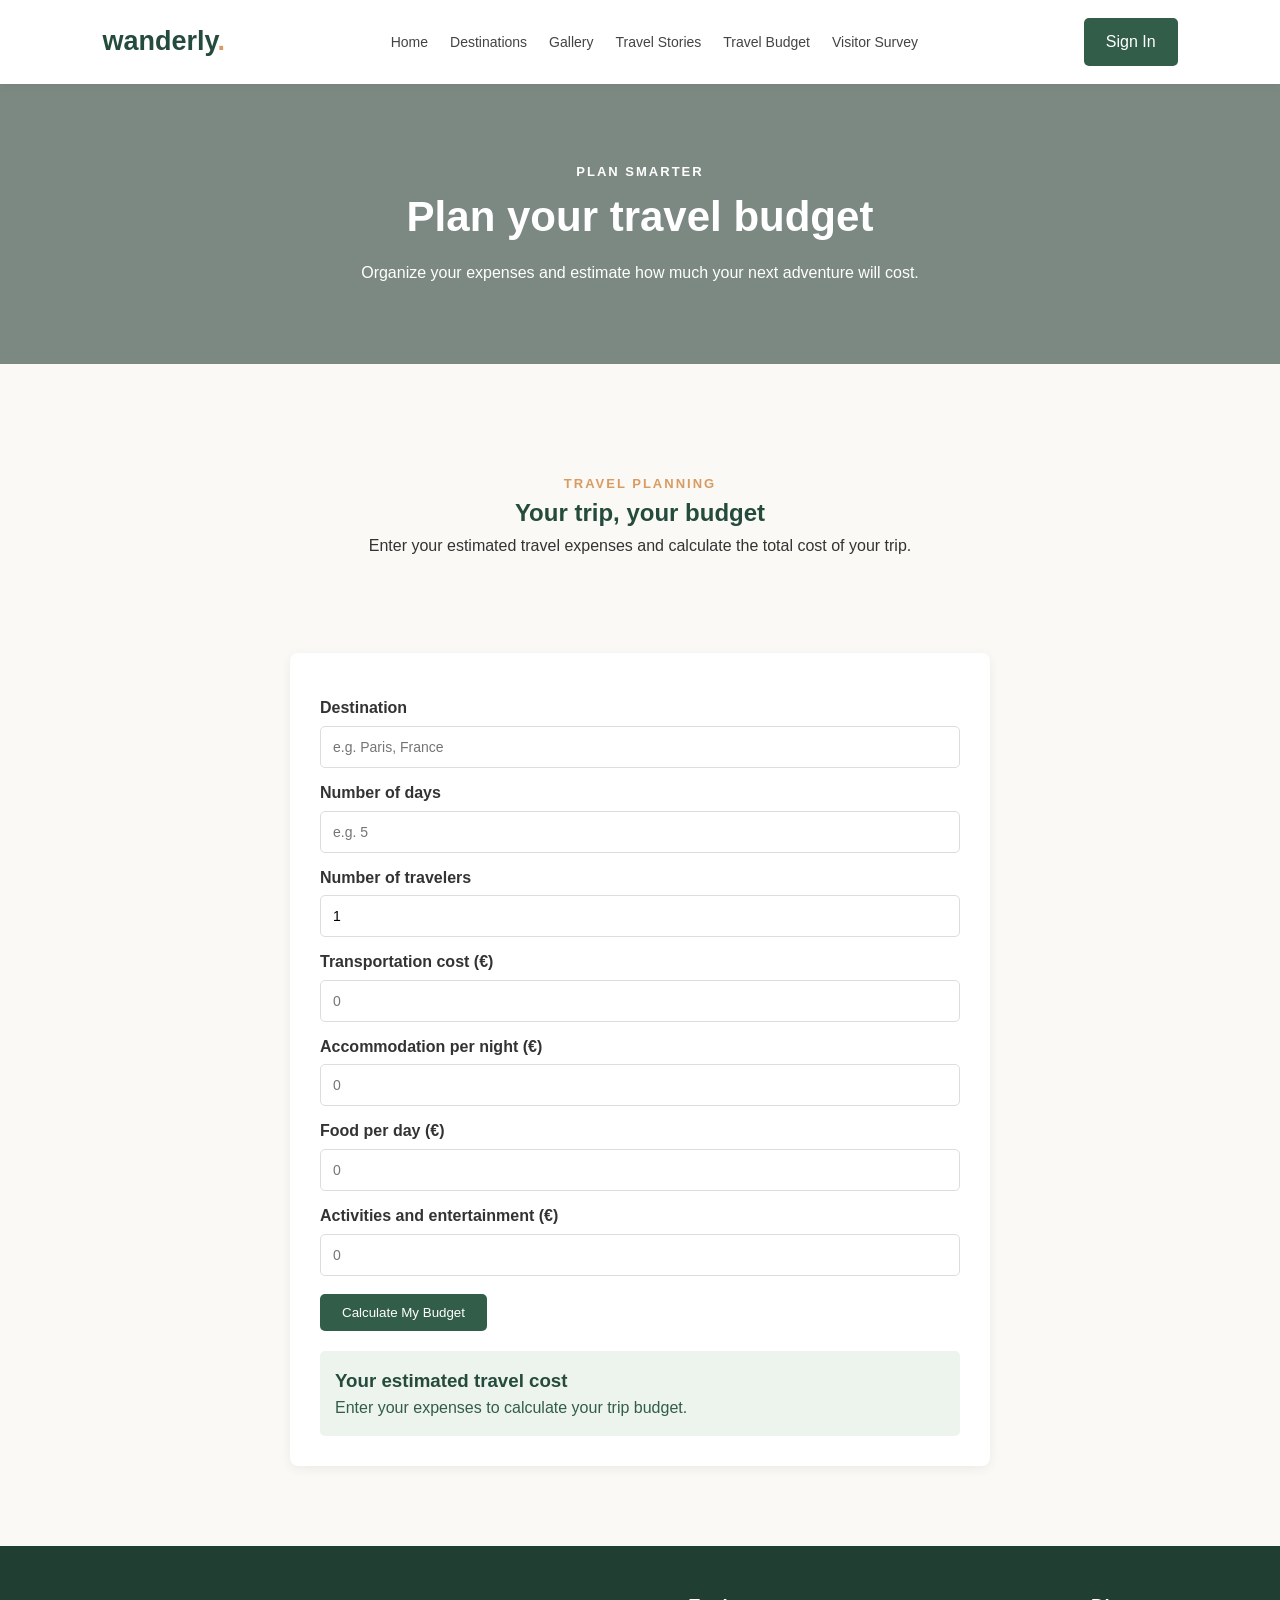
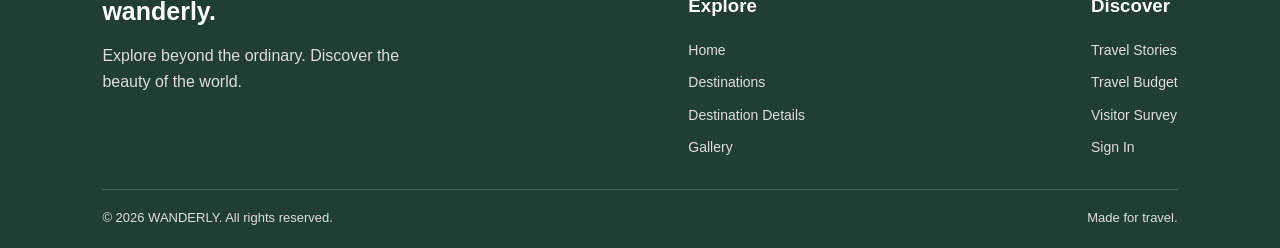
<file: budget.html>
<!DOCTYPE html>
<html lang="en">

<head>
    <meta charset="UTF-8">
    <meta name="viewport" content="width=device-width, initial-scale=1.0">
    <title>Travel Budget | Wanderly</title>
    <link rel="stylesheet" href="style.css">
</head>

<body>

    <header class="site-header">
        <nav class="navbar">
            <a href="index.html" class="logo">wanderly<span>.</span></a>

            <ul class="nav-links" id="navLinks">
                <li><a href="index.html">Home</a></li>
                <li><a href="destinations.html">Destinations</a></li>
                <li><a href="gallery.html">Gallery</a></li>
                <li><a href="blog.html">Travel Stories</a></li>
                <li><a href="budget.html">Travel Budget</a></li>
                <li><a href="survey.html">Visitor Survey</a></li>
            </ul>

            <a href="login.html" class="nav-button">Sign In</a>
            <button class="menu-button" id="menuButton" type="button">☰</button>
        </nav>
    </header>

    <section class="page-hero">
        <div class="page-hero-content">
            <p class="section-label">PLAN SMARTER</p>
            <h1>Plan your travel budget</h1>
            <p>Organize your expenses and estimate how much your next adventure will cost.</p>
        </div>
    </section>

    <main class="budget-page">

        <section class="budget-intro">
            <p class="section-label">TRAVEL PLANNING</p>
            <h2>Your trip, your budget</h2>
            <p>
                Enter your estimated travel expenses and calculate
                the total cost of your trip.
            </p>
        </section>

        <section class="form-container">

            <form id="budgetForm">

                <div class="form-group">
                    <label for="tripDestination">Destination</label>
                    <input type="text" id="tripDestination"
                        placeholder="e.g. Paris, France" required>
                </div>

                <div class="form-group">
                    <label for="tripDays">Number of days</label>
                    <input type="number" id="tripDays"
                        min="1" max="365" placeholder="e.g. 5" required>
                </div>

                <div class="form-group">
                    <label for="travelers">Number of travelers</label>
                    <input type="number" id="travelers"
                        min="1" max="50" value="1" required>
                </div>

                <div class="form-group">
                    <label for="transportCost">Transportation cost (€)</label>
                    <input type="number" id="transportCost"
                        min="0" step="0.01" placeholder="0" required>
                </div>

                <div class="form-group">
                    <label for="accommodationCost">Accommodation per night (€)</label>
                    <input type="number" id="accommodationCost"
                        min="0" step="0.01" placeholder="0" required>
                </div>

                <div class="form-group">
                    <label for="foodCost">Food per day (€)</label>
                    <input type="number" id="foodCost"
                        min="0" step="0.01" placeholder="0" required>
                </div>

                <div class="form-group">
                    <label for="activitiesCost">Activities and entertainment (€)</label>
                    <input type="number" id="activitiesCost"
                        min="0" step="0.01" placeholder="0" required>
                </div>

                <button type="submit" class="form-button">
                    Calculate My Budget
                </button>

            </form>

            <div id="budgetResult" class="result-box" aria-live="polite">
                <h3>Your estimated travel cost</h3>
                <p>Enter your expenses to calculate your trip budget.</p>
            </div>

        </section>

    </main>

    <footer class="footer">
        <div class="footer-content">

            <div class="footer-about">
                <a href="index.html" class="footer-logo">wanderly.</a>
                <p>Explore beyond the ordinary. Discover the beauty of the world.</p>
            </div>

            <div class="footer-links">
                <h3>Explore</h3>
                <a href="index.html">Home</a>
                <a href="destinations.html">Destinations</a>
                <a href="destination-details.html">Destination Details</a>
                <a href="gallery.html">Gallery</a>
            </div>

            <div class="footer-links">
                <h3>Discover</h3>
                <a href="blog.html">Travel Stories</a>
                <a href="budget.html">Travel Budget</a>
                <a href="survey.html">Visitor Survey</a>
                <a href="login.html">Sign In</a>
            </div>

        </div>

        <div class="footer-bottom">
            <p>© 2026 WANDERLY. All rights reserved.</p>
            <p>Made for travel.</p>
        </div>
    </footer>

    <script src="main.js"></script>

</body>
</html>
</file>
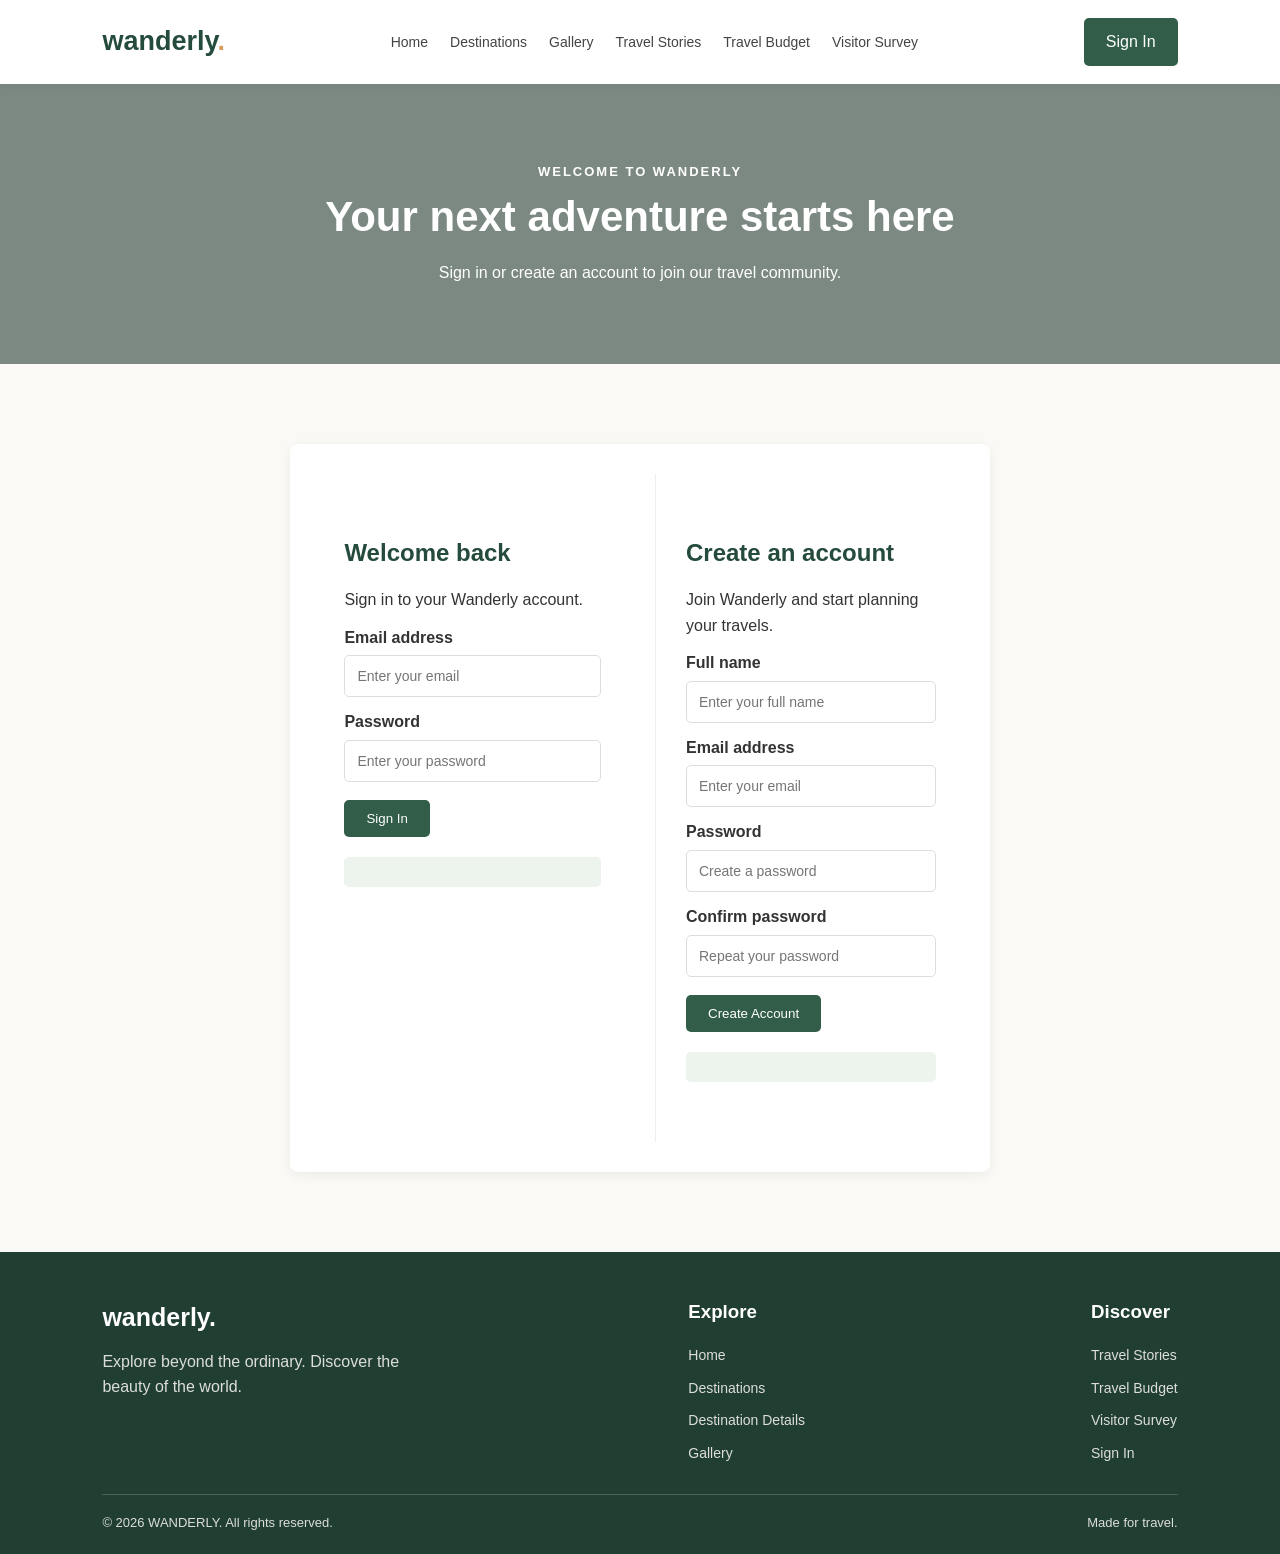
<file: login.html>
<!DOCTYPE html>
<html lang="en">

<head>
    <meta charset="UTF-8">
    <meta name="viewport" content="width=device-width, initial-scale=1.0">
    <title>Sign In | Wanderly</title>
    <link rel="stylesheet" href="style.css">
</head>

<body>

    <header class="site-header">
        <nav class="navbar">
            <a href="index.html" class="logo">wanderly<span>.</span></a>

            <ul class="nav-links" id="navLinks">
                <li><a href="index.html">Home</a></li>
                <li><a href="destinations.html">Destinations</a></li>
                <li><a href="gallery.html">Gallery</a></li>
                <li><a href="blog.html">Travel Stories</a></li>
                <li><a href="budget.html">Travel Budget</a></li>
                <li><a href="survey.html">Visitor Survey</a></li>
            </ul>

            <a href="login.html" class="nav-button">Sign In</a>
            <button class="menu-button" id="menuButton" type="button">☰</button>
        </nav>
    </header>

    <section class="page-hero">
        <div class="page-hero-content">
            <p class="section-label">WELCOME TO WANDERLY</p>
            <h1>Your next adventure starts here</h1>
            <p>Sign in or create an account to join our travel community.</p>
        </div>
    </section>

    <main class="login-page">

        <div class="login-container">

            <section class="login-form">

                <h2>Welcome back</h2>
                <p>Sign in to your Wanderly account.</p>

                <form id="loginForm">

                    <div class="form-group">
                        <label for="loginEmail">Email address</label>
                        <input type="email" id="loginEmail"
                            placeholder="Enter your email" required>
                    </div>

                    <div class="form-group">
                        <label for="loginPassword">Password</label>
                        <input type="password" id="loginPassword"
                            placeholder="Enter your password" minlength="6" required>
                    </div>

                    <button type="submit" class="form-button">
                        Sign In
                    </button>

                </form>

                <div id="loginMessage" class="form-message" aria-live="polite"></div>

            </section>

            <section class="login-form register-form">

                <h2>Create an account</h2>
                <p>Join Wanderly and start planning your travels.</p>

                <form id="registerForm">

                    <div class="form-group">
                        <label for="registerName">Full name</label>
                        <input type="text" id="registerName"
                            placeholder="Enter your full name" required>
                    </div>

                    <div class="form-group">
                        <label for="registerEmail">Email address</label>
                        <input type="email" id="registerEmail"
                            placeholder="Enter your email" required>
                    </div>

                    <div class="form-group">
                        <label for="registerPassword">Password</label>
                        <input type="password" id="registerPassword"
                            placeholder="Create a password" minlength="6" required>
                    </div>

                    <div class="form-group">
                        <label for="confirmPassword">Confirm password</label>
                        <input type="password" id="confirmPassword"
                            placeholder="Repeat your password" minlength="6" required>
                    </div>

                    <button type="submit" class="form-button">
                        Create Account
                    </button>

                </form>

                <div id="registerMessage" class="form-message" aria-live="polite"></div>

            </section>

        </div>

    </main>

    <footer class="footer">
        <div class="footer-content">

            <div class="footer-about">
                <a href="index.html" class="footer-logo">wanderly.</a>
                <p>Explore beyond the ordinary. Discover the beauty of the world.</p>
            </div>

            <div class="footer-links">
                <h3>Explore</h3>
                <a href="index.html">Home</a>
                <a href="destinations.html">Destinations</a>
                <a href="destination-details.html">Destination Details</a>
                <a href="gallery.html">Gallery</a>
            </div>

            <div class="footer-links">
                <h3>Discover</h3>
                <a href="blog.html">Travel Stories</a>
                <a href="budget.html">Travel Budget</a>
                <a href="survey.html">Visitor Survey</a>
                <a href="login.html">Sign In</a>
            </div>

        </div>

        <div class="footer-bottom">
            <p>© 2026 WANDERLY. All rights reserved.</p>
            <p>Made for travel.</p>
        </div>
    </footer>

    <script src="main.js"></script>

</body>
</html>
</file>
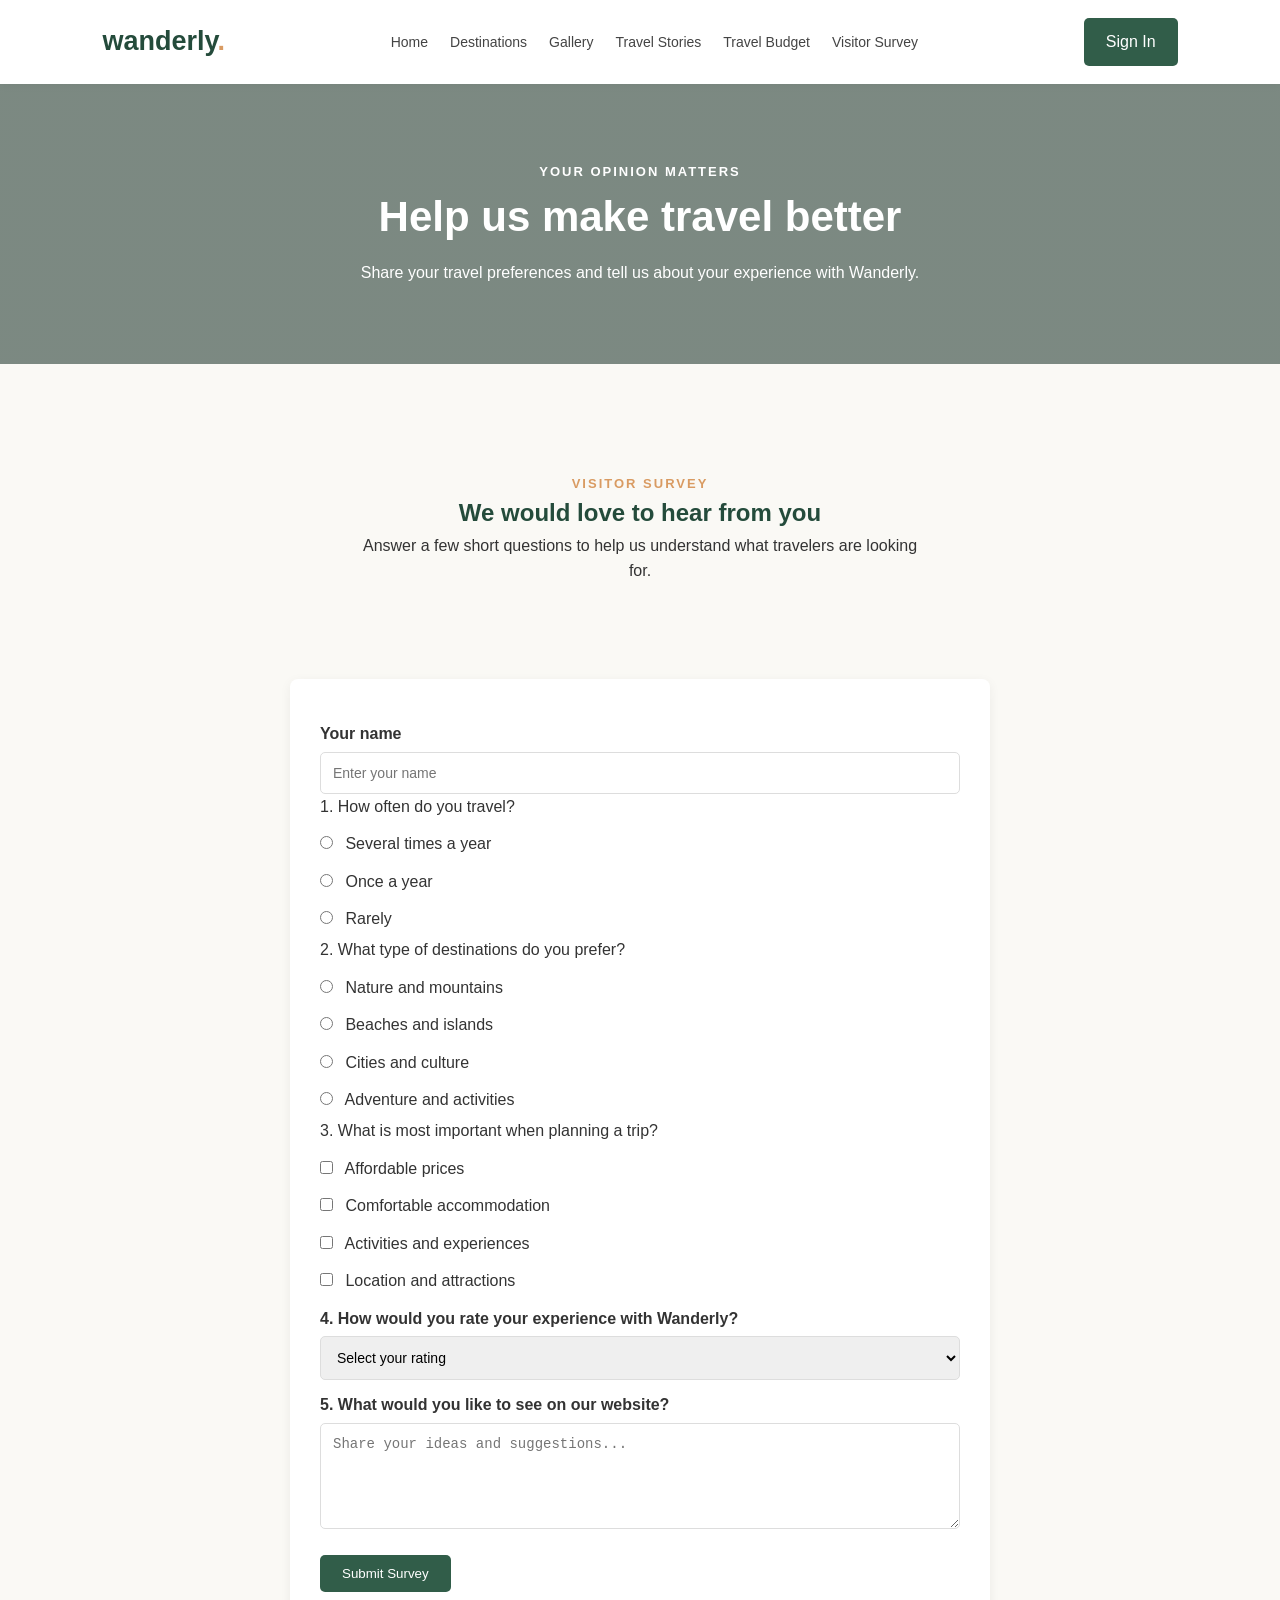
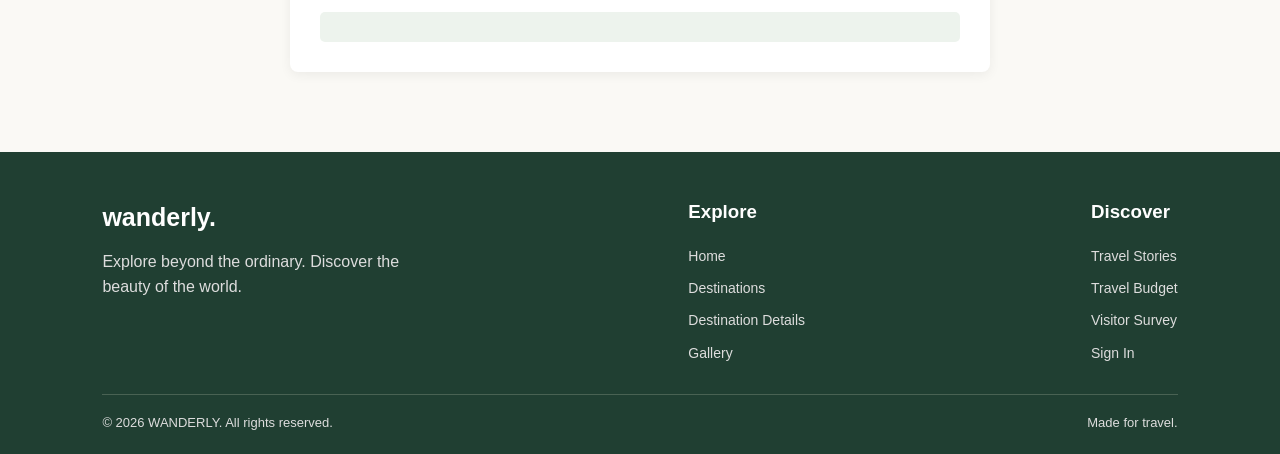
<file: survey.html>
<!DOCTYPE html>
<html lang="en">

<head>
    <meta charset="UTF-8">
    <meta name="viewport" content="width=device-width, initial-scale=1.0">
    <title>Visitor Survey | Wanderly</title>
    <link rel="stylesheet" href="style.css">
</head>

<body>

    <header class="site-header">
        <nav class="navbar">
            <a href="index.html" class="logo">wanderly<span>.</span></a>

            <ul class="nav-links" id="navLinks">
                <li><a href="index.html">Home</a></li>
                <li><a href="destinations.html">Destinations</a></li>
                <li><a href="gallery.html">Gallery</a></li>
                <li><a href="blog.html">Travel Stories</a></li>
                <li><a href="budget.html">Travel Budget</a></li>
                <li><a href="survey.html">Visitor Survey</a></li>
            </ul>

            <a href="login.html" class="nav-button">Sign In</a>
            <button class="menu-button" id="menuButton" type="button">☰</button>
        </nav>
    </header>

    <section class="page-hero">
        <div class="page-hero-content">
            <p class="section-label">YOUR OPINION MATTERS</p>
            <h1>Help us make travel better</h1>
            <p>Share your travel preferences and tell us about your experience with Wanderly.</p>
        </div>
    </section>

    <main class="survey-page">

        <section class="survey-intro">
            <p class="section-label">VISITOR SURVEY</p>
            <h2>We would love to hear from you</h2>
            <p>
                Answer a few short questions to help us understand
                what travelers are looking for.
            </p>
        </section>

        <section class="survey-form">

            <form id="surveyForm">

                <div class="survey-group">
                    <label for="visitorName">Your name</label>
                    <input type="text" id="visitorName"
                        placeholder="Enter your name" required>
                </div>

                <div class="survey-group">
                    <p>1. How often do you travel?</p>

                    <label>
                        <input type="radio" name="travelFrequency"
                            value="Several times a year" required>
                        Several times a year
                    </label>

                    <label>
                        <input type="radio" name="travelFrequency"
                            value="Once a year">
                        Once a year
                    </label>

                    <label>
                        <input type="radio" name="travelFrequency"
                            value="Rarely">
                        Rarely
                    </label>
                </div>

                <div class="survey-group">
                    <p>2. What type of destinations do you prefer?</p>

                    <label>
                        <input type="radio" name="destinationType"
                            value="Nature" required>
                        Nature and mountains
                    </label>

                    <label>
                        <input type="radio" name="destinationType"
                            value="Beach">
                        Beaches and islands
                    </label>

                    <label>
                        <input type="radio" name="destinationType"
                            value="City">
                        Cities and culture
                    </label>

                    <label>
                        <input type="radio" name="destinationType"
                            value="Adventure">
                        Adventure and activities
                    </label>
                </div>

                <div class="survey-group">
                    <p>3. What is most important when planning a trip?</p>

                    <label>
                        <input type="checkbox" name="travelPriority"
                            value="Price">
                        Affordable prices
                    </label>

                    <label>
                        <input type="checkbox" name="travelPriority"
                            value="Accommodation">
                        Comfortable accommodation
                    </label>

                    <label>
                        <input type="checkbox" name="travelPriority"
                            value="Activities">
                        Activities and experiences
                    </label>

                    <label>
                        <input type="checkbox" name="travelPriority"
                            value="Location">
                        Location and attractions
                    </label>
                </div>

                <div class="survey-group">
                    <label for="websiteRating">
                        4. How would you rate your experience with Wanderly?
                    </label>

                    <select id="websiteRating" required>
                        <option value="">Select your rating</option>
                        <option value="Excellent">Excellent</option>
                        <option value="Very good">Very good</option>
                        <option value="Good">Good</option>
                        <option value="Needs improvement">Needs improvement</option>
                    </select>
                </div>

                <div class="survey-group">
                    <label for="visitorSuggestions">
                        5. What would you like to see on our website?
                    </label>

                    <textarea id="visitorSuggestions" rows="5"
                        placeholder="Share your ideas and suggestions..."></textarea>
                </div>

                <button type="submit" class="form-button">
                    Submit Survey
                </button>

            </form>

            <div id="surveyMessage" class="form-message" aria-live="polite"></div>

        </section>

    </main>

    <footer class="footer">
        <div class="footer-content">

            <div class="footer-about">
                <a href="index.html" class="footer-logo">wanderly.</a>
                <p>Explore beyond the ordinary. Discover the beauty of the world.</p>
            </div>

            <div class="footer-links">
                <h3>Explore</h3>
                <a href="index.html">Home</a>
                <a href="destinations.html">Destinations</a>
                <a href="destination-details.html">Destination Details</a>
                <a href="gallery.html">Gallery</a>
            </div>

            <div class="footer-links">
                <h3>Discover</h3>
                <a href="blog.html">Travel Stories</a>
                <a href="budget.html">Travel Budget</a>
                <a href="survey.html">Visitor Survey</a>
                <a href="login.html">Sign In</a>
            </div>

        </div>

        <div class="footer-bottom">
            <p>© 2026 WANDERLY. All rights reserved.</p>
            <p>Made for travel.</p>
        </div>
    </footer>

    <script src="main.js"></script>

</body>
</html>
</file>
<file: style.css>
* {
    margin: 0;
    padding: 0;
    box-sizing: border-box;
}

body {
    font-family: Arial, sans-serif;
    background-color: #faf9f5;
    color: #333;
    line-height: 1.6;
}

a {
    text-decoration: none;
    color: inherit;
}

img {
    max-width: 100%;
    display: block;
}

button {
    cursor: pointer;
    font-family: inherit;
}

section {
    padding: 60px 8%;
}

h1, h2, h3 {
    color: #244b3b;
}
.site-header {
    background-color: white;
    padding: 18px 8%;
    box-shadow: 0 2px 8px rgba(0, 0, 0, 0.05);
}

.navbar {
    display: flex;
    align-items: center;
    justify-content: space-between;
}

.logo {
    font-size: 27px;
    font-weight: bold;
    color: #244b3b;
}

.logo span {
    color: #d99b62;
}

.nav-links {
    display: flex;
    list-style: none;
    gap: 22px;
}

.nav-links a {
    color: #444;
    font-size: 14px;
}

.nav-links a:hover,
.nav-links a.active {
    color: #d99b62;
}

.nav-button,
.hero-button,
.form-button {
    background-color: #315d49;
    color: white;
    padding: 11px 22px;
    border-radius: 5px;
    border: none;
    display: inline-block;
}

.nav-button:hover,
.hero-button:hover,
.form-button:hover {
    background-color: #244b3b;
}

.menu-button {
    display: none;
    background: none;
    border: none;
    font-size: 25px;
}
.hero {
    min-height: 550px;
    background-image: linear-gradient(rgba(0,0,0,0.35), rgba(0,0,0,0.35)),
    url("https://images.unsplash.com/photo-1470770841072-f978cf4d019e?w=1600");
    background-size: cover;
    background-position: center;
    display: flex;
    align-items: center;
    padding: 60px 8%;
}

.hero-content {
    max-width: 600px;
    color: white;
}

.hero-content h1 {
    color: white;
    font-size: 50px;
    line-height: 1.2;
    margin: 15px 0;
}

.hero-label,
.hero-small-text,
.section-label {
    color: #d99b62;
    font-size: 13px;
    font-weight: bold;
    letter-spacing: 2px;
}

.hero-description {
    margin-bottom: 25px;
    font-size: 17px;
    color: white;
}

.hero-button {
    background-color: #d99b62;
    margin-top: 10px;
}

.hero-bottom,
.scroll-text {
    color: white;
    margin-top: 40px;
    font-size: 13px;
}

.intro-section {
    text-align: center;
    max-width: 950px;
    margin: auto;
}

.intro-section h2 {
    font-size: 32px;
    margin: 15px 0;
}

.intro-description {
    color: #777;
}

.destinations-section {
    background-color: #f1f2eb;
}

.section-heading,
.section-top {
    display: flex;
    justify-content: space-between;
    align-items: center;
    margin-bottom: 25px;
}

.section-heading h2,
.section-top h2 {
    font-size: 30px;
}

.view-all {
    color: #315d49;
    font-weight: bold;
}

.destination-search,
.search-area,
.destination-controls {
    margin-bottom: 25px;
    display: flex;
    gap: 12px;
}

.destination-search input,
.search-area input,
.destination-controls input,
.destination-controls select {
    padding: 12px;
    border: 1px solid #ddd;
    border-radius: 5px;
    width: 100%;
    background-color: white;
}
.destination-grid {
    display: grid;
    grid-template-columns: repeat(3, 1fr);
    gap: 25px;
}

.destination-card {
    background-color: white;
    border-radius: 8px;
    overflow: hidden;
    box-shadow: 0 3px 12px rgba(0,0,0,0.07);
}

.destination-card img,
.card-image {
    width: 100%;
    height: 220px;
    object-fit: cover;
}

.destination-info,
.card-info {
    padding: 20px;
}

.destination-info h3,
.card-info h3 {
    margin: 8px 0;
}

.destination-info p,
.card-info p {
    color: #777;
    font-size: 14px;
}

.destination-category,
.card-tag,
.card-location {
    color: #bd8450;
    font-size: 13px;
    font-weight: bold;
}

.destination-link,
.discover-button {
    display: inline-block;
    margin-top: 15px;
    color: #315d49;
    font-weight: bold;
}

.destination-price {
    margin-top: 10px;
    color: #315d49;
    font-weight: bold;
}

.no-results {
    text-align: center;
    color: #777;
    margin-top: 20px;
}
.cta-section,
.travel-banner {
    background-color: #315d49;
    color: white;
    text-align: center;
}

.cta-section h2,
.travel-banner h2 {
    color: white;
    font-size: 30px;
    margin-bottom: 15px;
}

.cta-section p,
.travel-banner p {
    color: white;
    margin-bottom: 20px;
}
.page-hero {
    background: linear-gradient(rgba(20,45,35,0.55), rgba(20,45,35,0.55)),
    url("https://images.unsplash.com/photo-1464822759023-fed622ff2c3b?w=1400");
    background-size: cover;
    background-position: center;
    min-height: 280px;
    display: flex;
    align-items: center;
    justify-content: center;
    text-align: center;
    padding: 40px 8%;
}

.page-hero h1 {
    color: white;
    font-size: 42px;
    margin-bottom: 10px;
}

.page-hero p {
    color: white;
}
.destinations-page {
    padding: 60px 8%;
}

.destinations-heading {
    margin-bottom: 25px;
}

.destinations-heading h2 {
    font-size: 30px;
    margin-bottom: 10px;
}
.details-page {
    padding: 50px 8%;
}

.details-intro {
    max-width: 800px;
    margin: auto;
    text-align: center;
}

.details-intro h2 {
    margin: 15px 0;
}

.details-intro p {
    color: #777;
}

.details-gallery {
    display: grid;
    grid-template-columns: 2fr 1fr 1fr;
    gap: 15px;
    margin: 40px 0;
}

.details-gallery img {
    width: 100%;
    height: 250px;
    object-fit: cover;
    border-radius: 7px;
}

.travel-information {
    text-align: center;
    margin: 40px 0;
}

.information-grid {
    display: grid;
    grid-template-columns: repeat(3, 1fr);
    gap: 20px;
    margin-top: 25px;
}

.information-item {
    background-color: #f1f2eb;
    padding: 25px;
    border-radius: 7px;
}

.information-item p {
    color: #777;
    margin-top: 8px;
}

.interaction-section,
.comments-section {
    max-width: 750px;
    margin: 40px auto;
}

.interaction-section h2,
.comments-section h2 {
    margin-bottom: 15px;
}

.reaction-buttons {
    display: flex;
    gap: 12px;
}

.reaction-buttons button {
    background-color: #e9eee8;
    border: none;
    padding: 12px 20px;
    border-radius: 5px;
}

.comments-section form {
    margin-top: 20px;
}

.comment-list {
    margin-top: 20px;
}

.comment-item {
    background-color: #f1f2eb;
    padding: 12px;
    margin-top: 10px;
    border-radius: 5px;
}
.gallery-page {
    padding: 60px 8%;
}

.gallery-intro,
.blog-intro,
.budget-intro,
.survey-intro {
    text-align: center;
    max-width: 750px;
    margin: 0 auto 35px;
}

.gallery-grid {
    display: grid;
    grid-template-columns: repeat(3, 1fr);
    gap: 20px;
}

.gallery-item {
    position: relative;
    overflow: hidden;
    border-radius: 7px;
    cursor: pointer;
}

.gallery-item img {
    width: 100%;
    height: 250px;
    object-fit: cover;
}

.gallery-caption {
    padding: 12px;
    background-color: white;
}
.gallery-lightbox {
    position: fixed;
    top: 0;
    left: 0;
    width: 100%;
    height: 100%;
    background-color: rgba(0,0,0,0.9);
    display: flex;
    align-items: center;
    justify-content: center;
    z-index: 1000;
}

.gallery-lightbox img {
    max-width: 85%;
    max-height: 85%;
    object-fit: contain;
}

.lightbox-close {
    position: absolute;
    top: 20px;
    right: 30px;
    font-size: 35px;
    color: white;
    background: none;
    border: none;
}
.blog-page {
    padding: 60px 8%;
}

.blog-grid {
    display: grid;
    grid-template-columns: repeat(3, 1fr);
    gap: 25px;
}

.blog-card {
    background-color: white;
    border-radius: 7px;
    overflow: hidden;
    box-shadow: 0 3px 12px rgba(0,0,0,0.07);
}

.blog-card img {
    width: 100%;
    height: 210px;
    object-fit: cover;
}

.blog-content {
    padding: 20px;
}

.blog-category {
    color: #bd8450;
    font-size: 13px;
    font-weight: bold;
}

.blog-content h3 {
    margin: 10px 0;
}

.blog-content p {
    color: #777;
    font-size: 14px;
}

.read-more {
    display: inline-block;
    margin-top: 15px;
    color: #315d49;
    font-weight: bold;
}
.form-container,
.survey-form,
.login-container {
    max-width: 700px;
    margin: 30px auto;
    background-color: white;
    padding: 30px;
    border-radius: 8px;
    box-shadow: 0 3px 12px rgba(0,0,0,0.06);
}

form label {
    display: block;
    margin: 12px 0 5px;
    font-weight: bold;
}

form input,
form select,
form textarea {
    width: 100%;
    padding: 12px;
    border: 1px solid #ddd;
    border-radius: 5px;
    font-size: 14px;
}

form textarea {
    resize: vertical;
}

.form-button {
    margin-top: 18px;
}
.budget-page,
.survey-page {
    padding: 50px 8%;
}

#budgetResult,
#surveyMessage,
#loginMessage,
#registerMessage {
    margin-top: 20px;
    padding: 15px;
    color: #315d49;
    background-color: #edf3ed;
    border-radius: 5px;
}
.survey-form h3 {
    margin-top: 25px;
}

.survey-form input[type="radio"],
.survey-form input[type="checkbox"] {
    width: auto;
    margin-right: 8px;
}

.survey-form label:has(input[type="radio"]),
.survey-form label:has(input[type="checkbox"]) {
    font-weight: normal;
}
.login-page {
    padding: 50px 8%;
}

.login-container {
    display: grid;
    grid-template-columns: 1fr 1fr;
    gap: 30px;
}

.login-form h2 {
    margin-bottom: 15px;
}

.register-form {
    border-left: 1px solid #eee;
    padding-left: 30px;
}
.footer,
.site-footer {
    background-color: #203f32;
    color: white;
    padding: 45px 8% 20px;
}

.footer-content,
.footer-main {
    display: flex;
    justify-content: space-between;
    gap: 30px;
    flex-wrap: wrap;
}

.footer-about,
.footer-brand {
    max-width: 300px;
}

.footer-logo {
    color: white;
    font-size: 25px;
    font-weight: bold;
}

.footer-about p,
.footer-brand p {
    color: #ddd;
    margin-top: 12px;
}

.footer-links,
.footer-column {
    display: flex;
    flex-direction: column;
    gap: 10px;
}

.footer-links h3,
.footer-column h3 {
    color: white;
    margin-bottom: 8px;
}

.footer-links a,
.footer-column a {
    color: #ddd;
    font-size: 14px;
}

.footer-links a:hover,
.footer-column a:hover {
    color: #d99b62;
}

.footer-bottom {
    border-top: 1px solid #496253;
    margin-top: 30px;
    padding-top: 18px;
    display: flex;
    justify-content: space-between;
    color: #ddd;
    font-size: 13px;
}
@media (max-width: 900px) {
    .nav-links {
        gap: 12px;
    }

    .destination-grid,
    .gallery-grid,
    .blog-grid {
        grid-template-columns: repeat(2, 1fr);
    }

    .hero-content h1 {
        font-size: 40px;
    }
}

@media (max-width: 650px) {
    .site-header {
        padding: 15px 5%;
    }

    .menu-button {
        display: block;
    }

    .nav-button {
        display: none;
    }

    .nav-links {
        display: none;
        flex-direction: column;
        position: absolute;
        top: 65px;
        left: 0;
        width: 100%;
        background-color: white;
        padding: 20px;
        z-index: 100;
    }

    .nav-links.show {
        display: flex;
    }

    section,
    .destinations-page,
    .details-page,
    .gallery-page,
    .blog-page,
    .budget-page,
    .survey-page,
    .login-page {
        padding: 40px 5%;
    }

    .hero {
        min-height: 450px;
    }

    .hero-content h1 {
        font-size: 34px;
    }

    .destination-grid,
    .gallery-grid,
    .blog-grid,
    .information-grid,
    .login-container {
        grid-template-columns: 1fr;
    }

    .details-gallery {
        grid-template-columns: 1fr;
    }

    .details-gallery img {
        height: 220px;
    }

    .register-form {
        border-left: none;
        border-top: 1px solid #eee;
        padding: 25px 0 0;
    }

    .section-heading,
    .section-top {
        flex-direction: column;
        align-items: flex-start;
        gap: 12px;
    }

    .footer-bottom {
        flex-direction: column;
        gap: 10px;
    }
}
</file>
